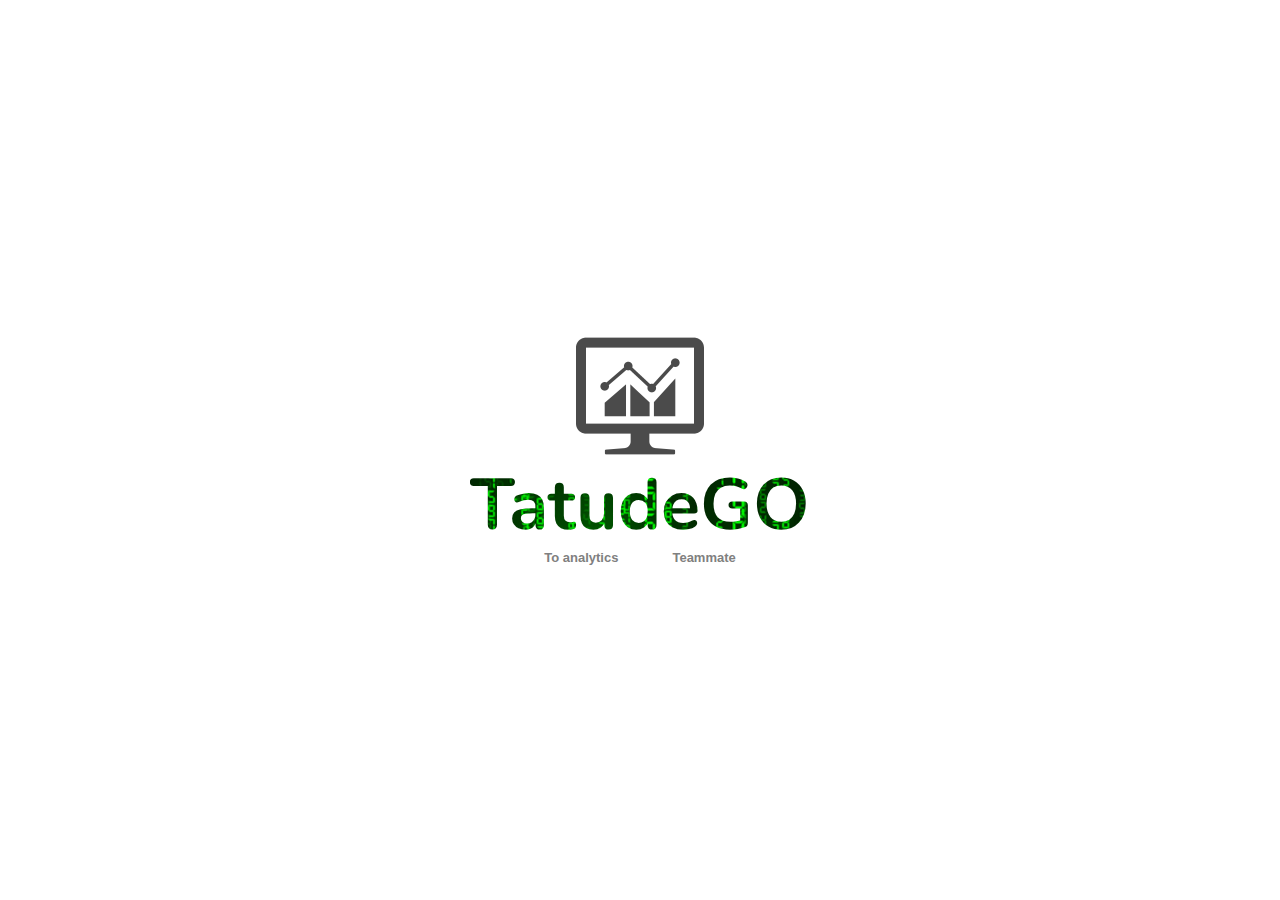
<file: index.html>
<!doctype html>
<html lang="{{ str_replace('_', '-', app()->getLocale()) }}">

<head>
    <meta charset="utf-8">
    <meta name="viewport" content="width=device-width, initial-scale=1">
    <!--<meta http-equiv="refresh" content="1000; URL=http://localhost/Adtech/top.html">-->
    <title>TatugeGO</title>

    <!-- Fonts -->
    <link href="https://fonts.googleapis.com/css?family=Nunito:200,600" rel="stylesheet">


</head>



<body>
    <div id="container">
        <div class="flex-center position-ref full-height">

            <div class="content">
                <div class="img">
                    <img  src="./img/img.png" width="128" height="128" alt="イラスト1  ">
                </div>


                <span id="text">TatudeGO</span>

                <!--
                <div class="title m-b-md">
                    TatudeGO
                </div>
                -->

                <div class="links">
                    <a href="http://localhost/Adtech/top.html">To analytics</a>
                    <a href="http://localhost/Adtech/teammate.html">Teammate</a>
                </div>
            </div>
        </div>
    </div>

</body>

</html>


<!-- Styles -->
<style>
    html,
    body {
        background-color: #fff;
        color: #636b6f;
        font-family: 'Nunito', sans-serif;
        font-weight: 200;
        height: 100vh;
        margin: 0;
    }

    .full-height {
        height: 100vh;
    }

    .flex-center {
        align-items: center;
        display: flex;
        justify-content: center;
    }

    .position-ref {
        position: relative;
    }

    .top-right {
        position: absolute;
        right: 10px;
        top: 18px;
    }

    .content {
        text-align: center;
    }

    .title {
        font-size: 84px;
    }

    .links>a {
        font-family: Meiryo, sans-serif;
        _color: #636b6f;
        color : gray;
        padding: 0 25px;
        font-size: 13px;
        font-weight: 600;
        _letter-spacing: .1rem;
        text-decoration: none;
        _text-transform: uppercase;
    }

    .m-b-md {
        margin-bottom: 30px;
    }


#text{
   _font-family: Meiryo, sans-serif;
   line-height: 1.1;
   font-size: 4.5em;
   font-weight: bold;
   color: rgba(0,0,0,0); /*テキストは透過させる*/
   background-image: url(./img/4.png); /*背景の画像*/
   -webkit-background-clip: text;  /*背景をテキストでマスクする*/
}

</style>
</file>
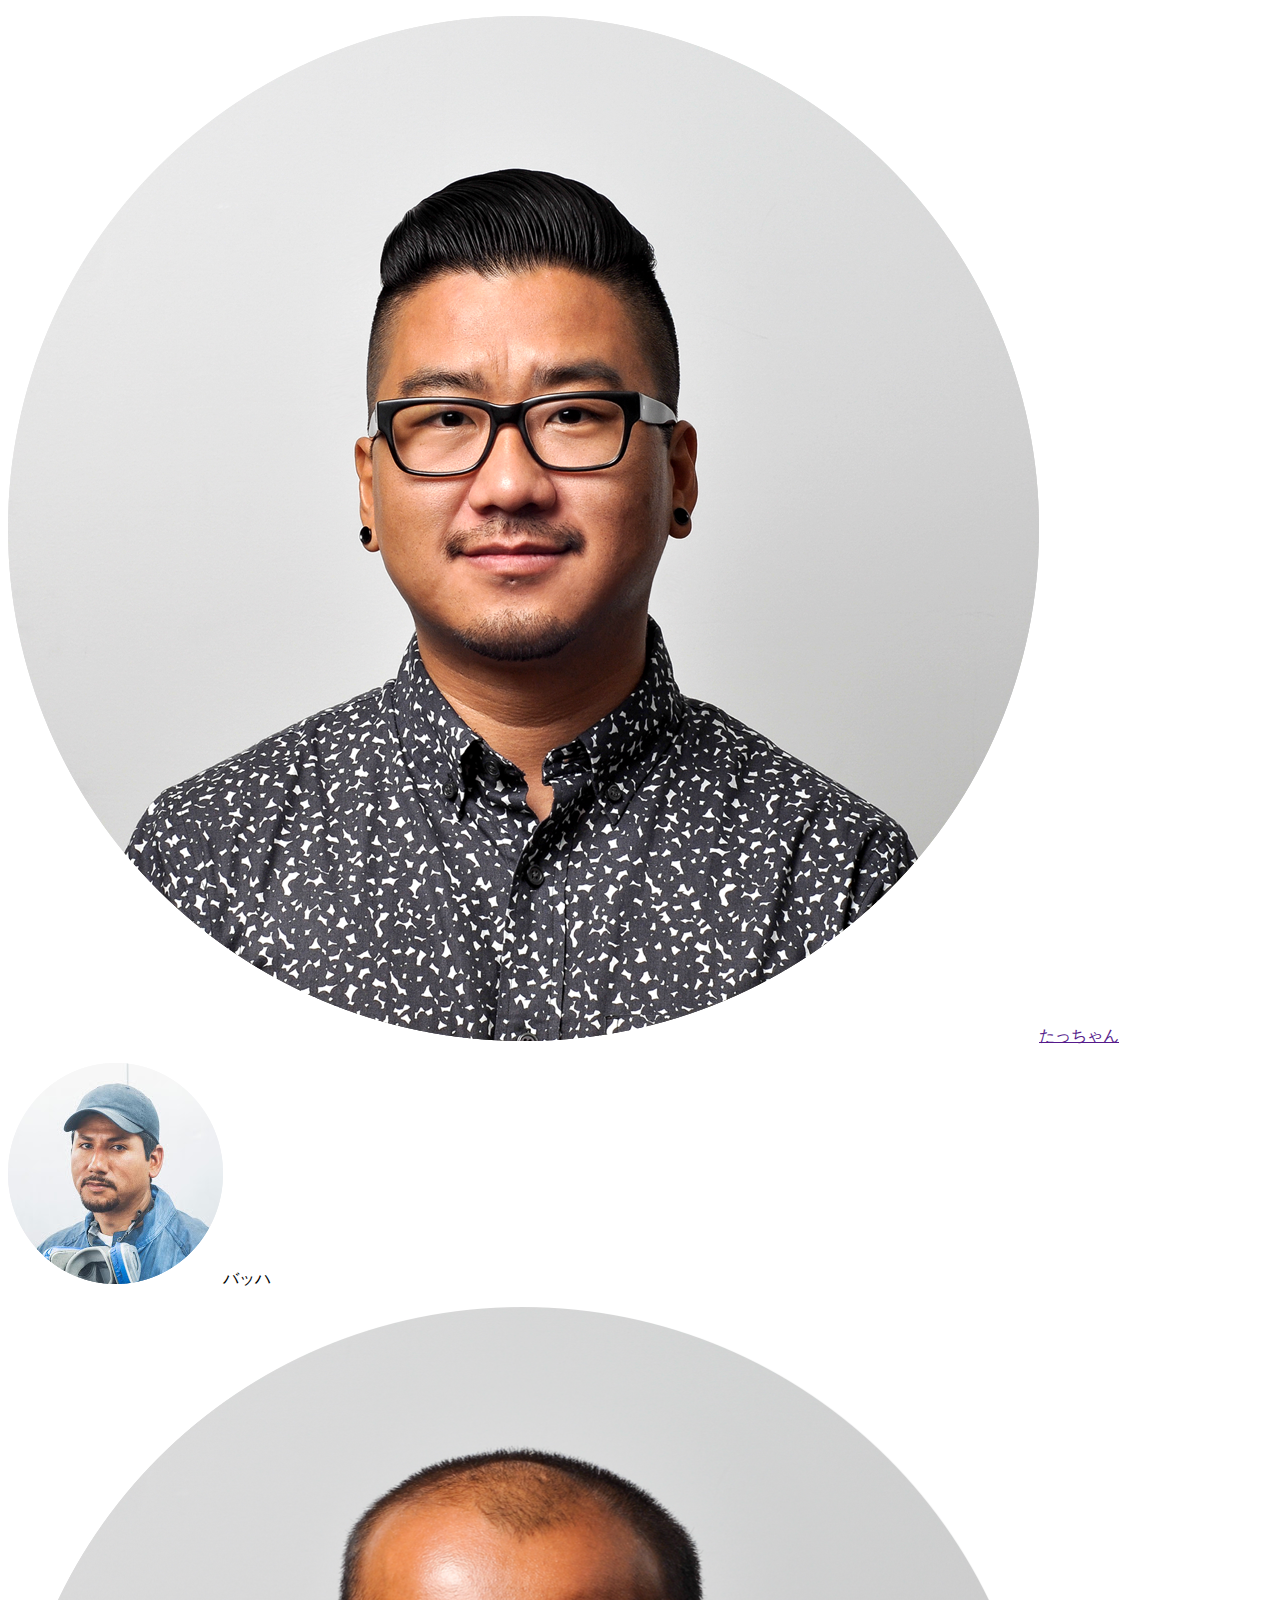
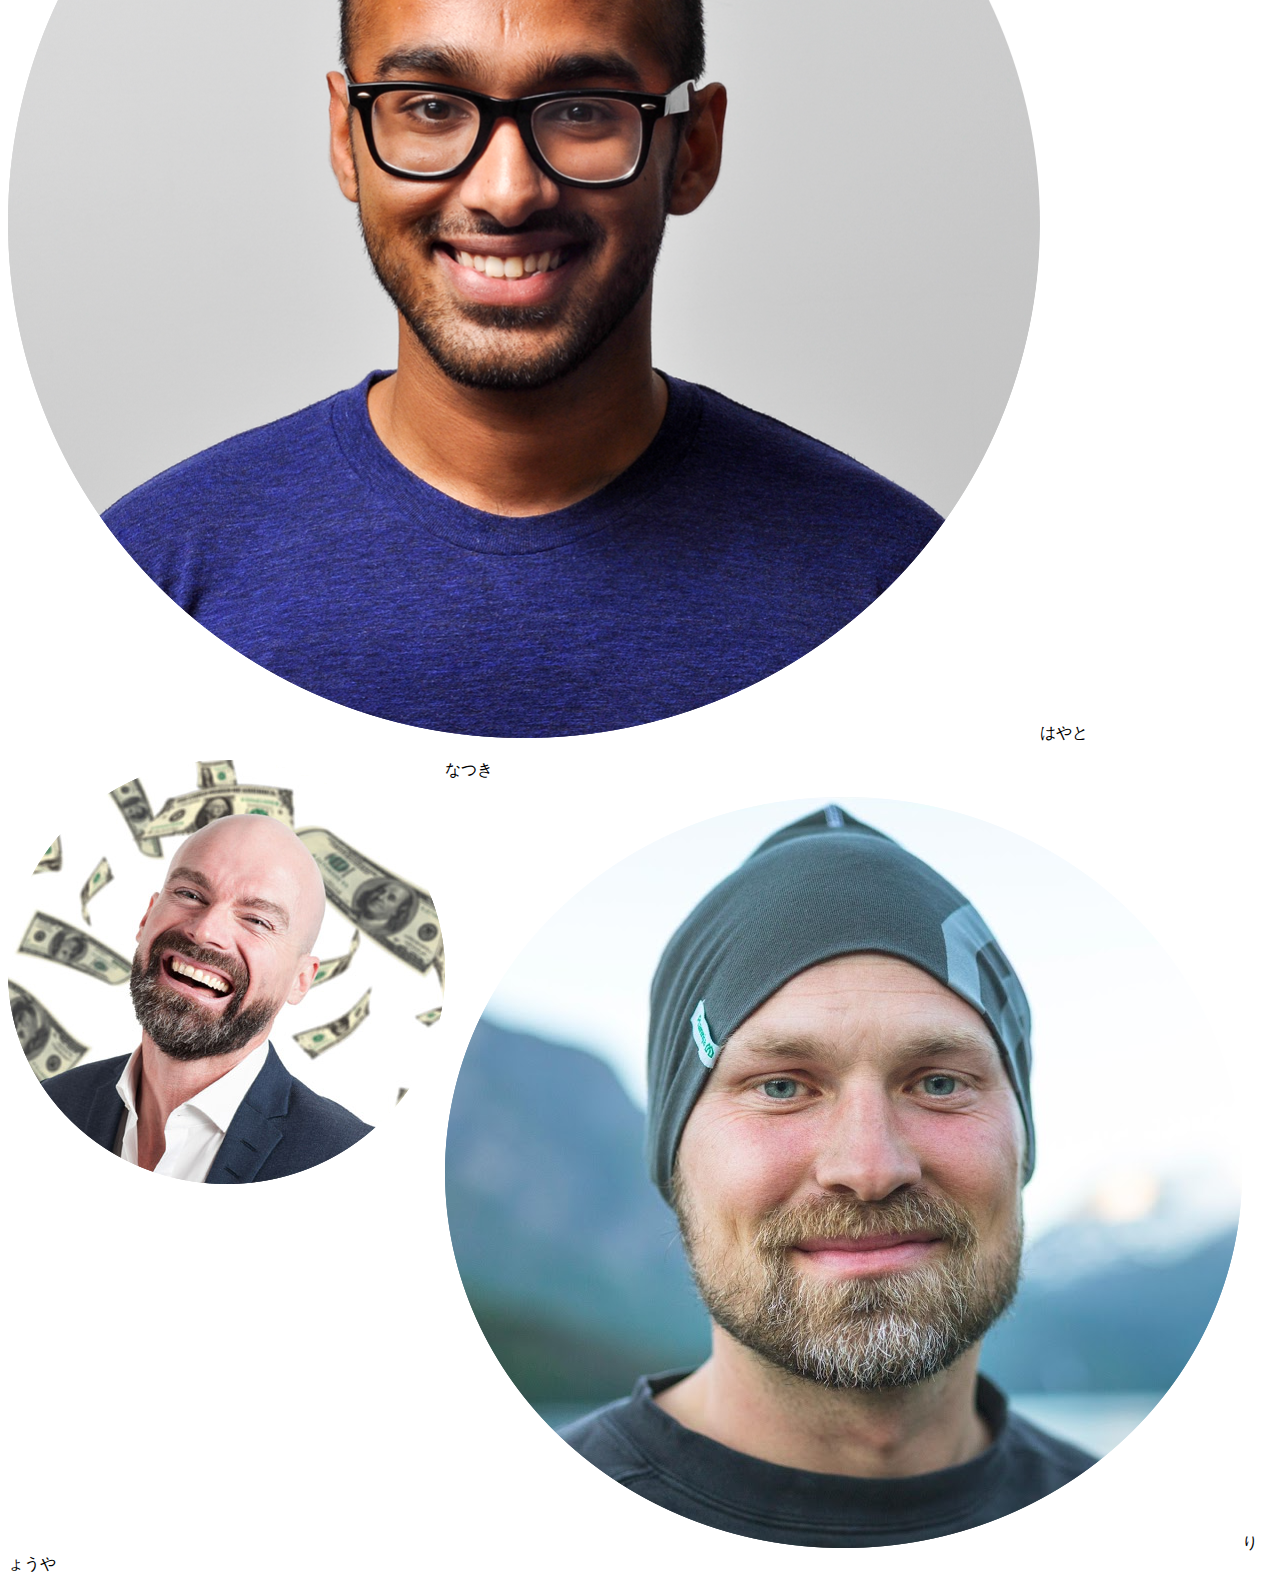
<file: s.html>
<!DOCTYPE html>
<html>
  <head>
    <meta charset="UTF-8">
    <body>

      <div class="img">
          <p><a href=""><img src="./img/tikubi.png" alt="バッハ">たっちゃん</p></a>
          <p><img src="./img/oic.png" alt="バッハ">バッハ</p>
          <p><img src="./img/spy.png" alt="バッハ">はやと</p>
          <p><img src="./img/sum.png" alt="バッハ" style = "float:left" >なつき</p>
          <p><img src="./img/s.png" alt="バッハ">りょうや</p>
      </div>

    </body>
  </head>
</html>
</file>
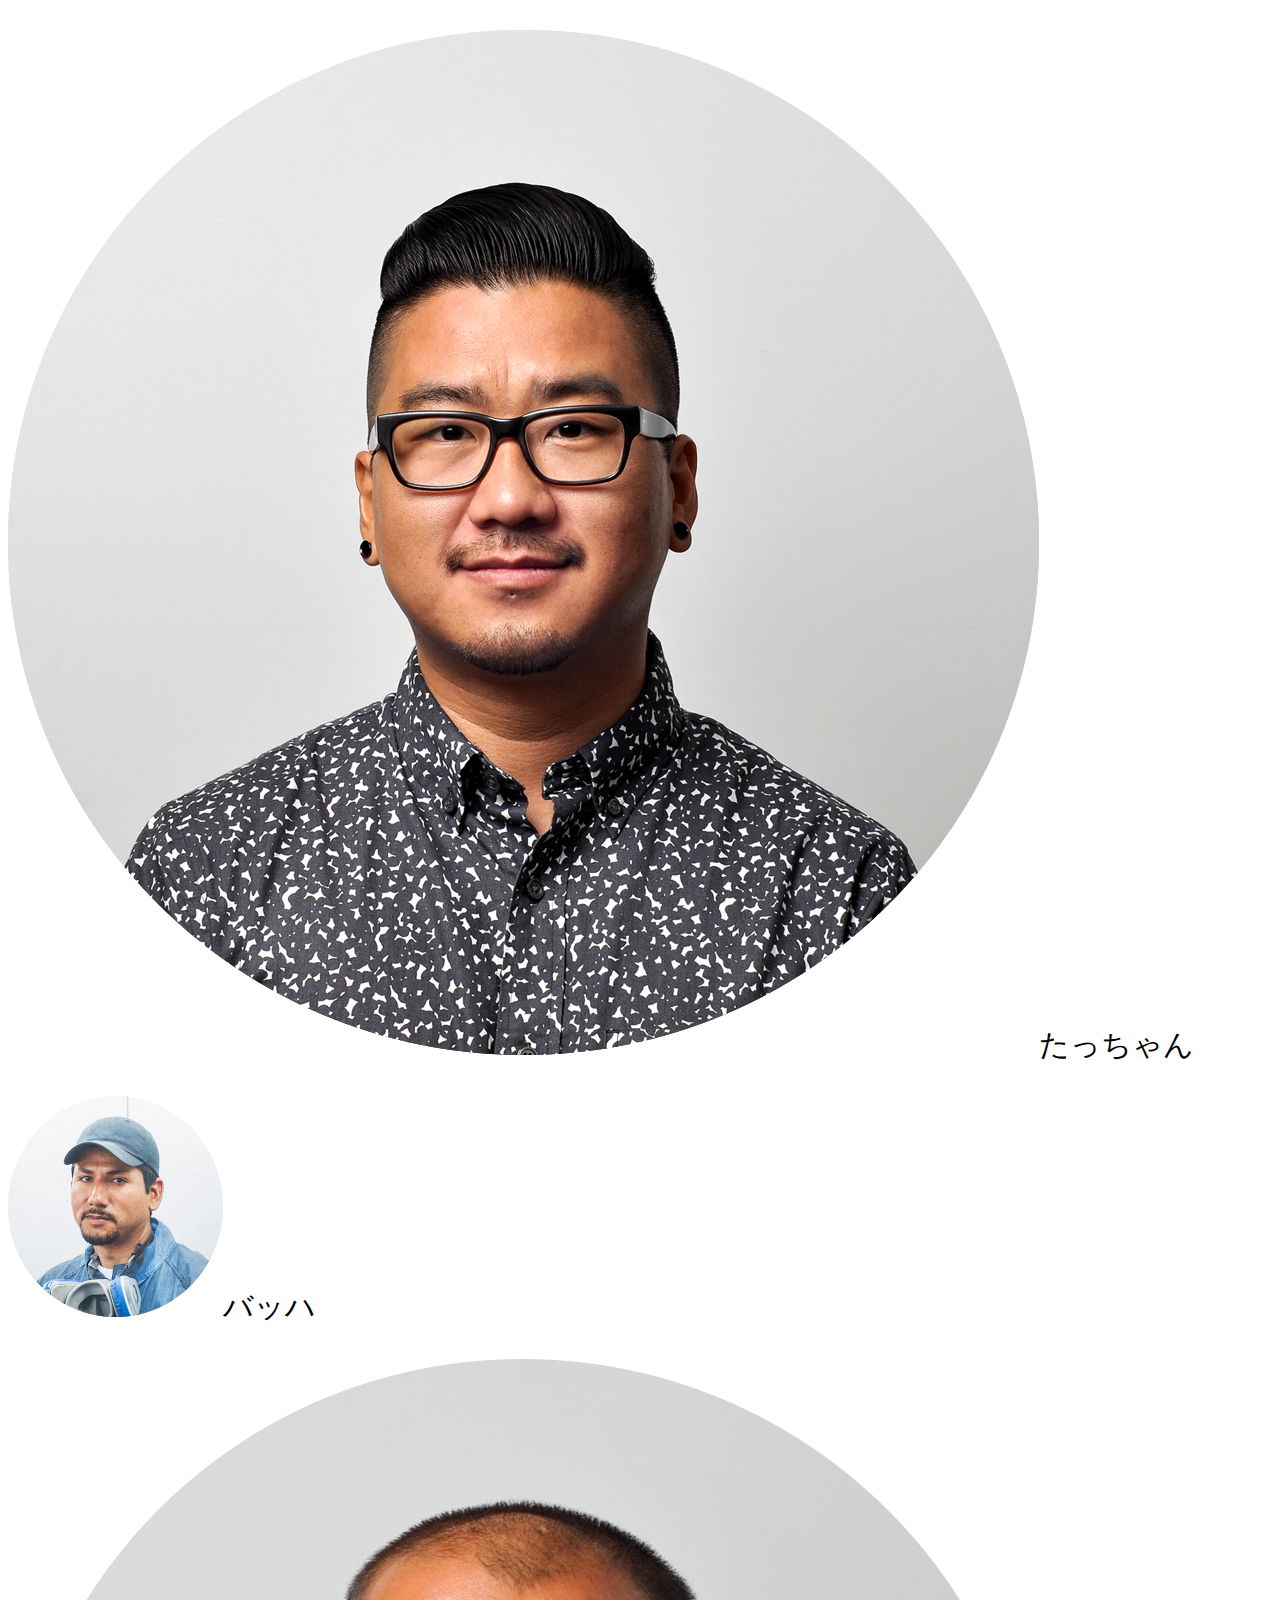
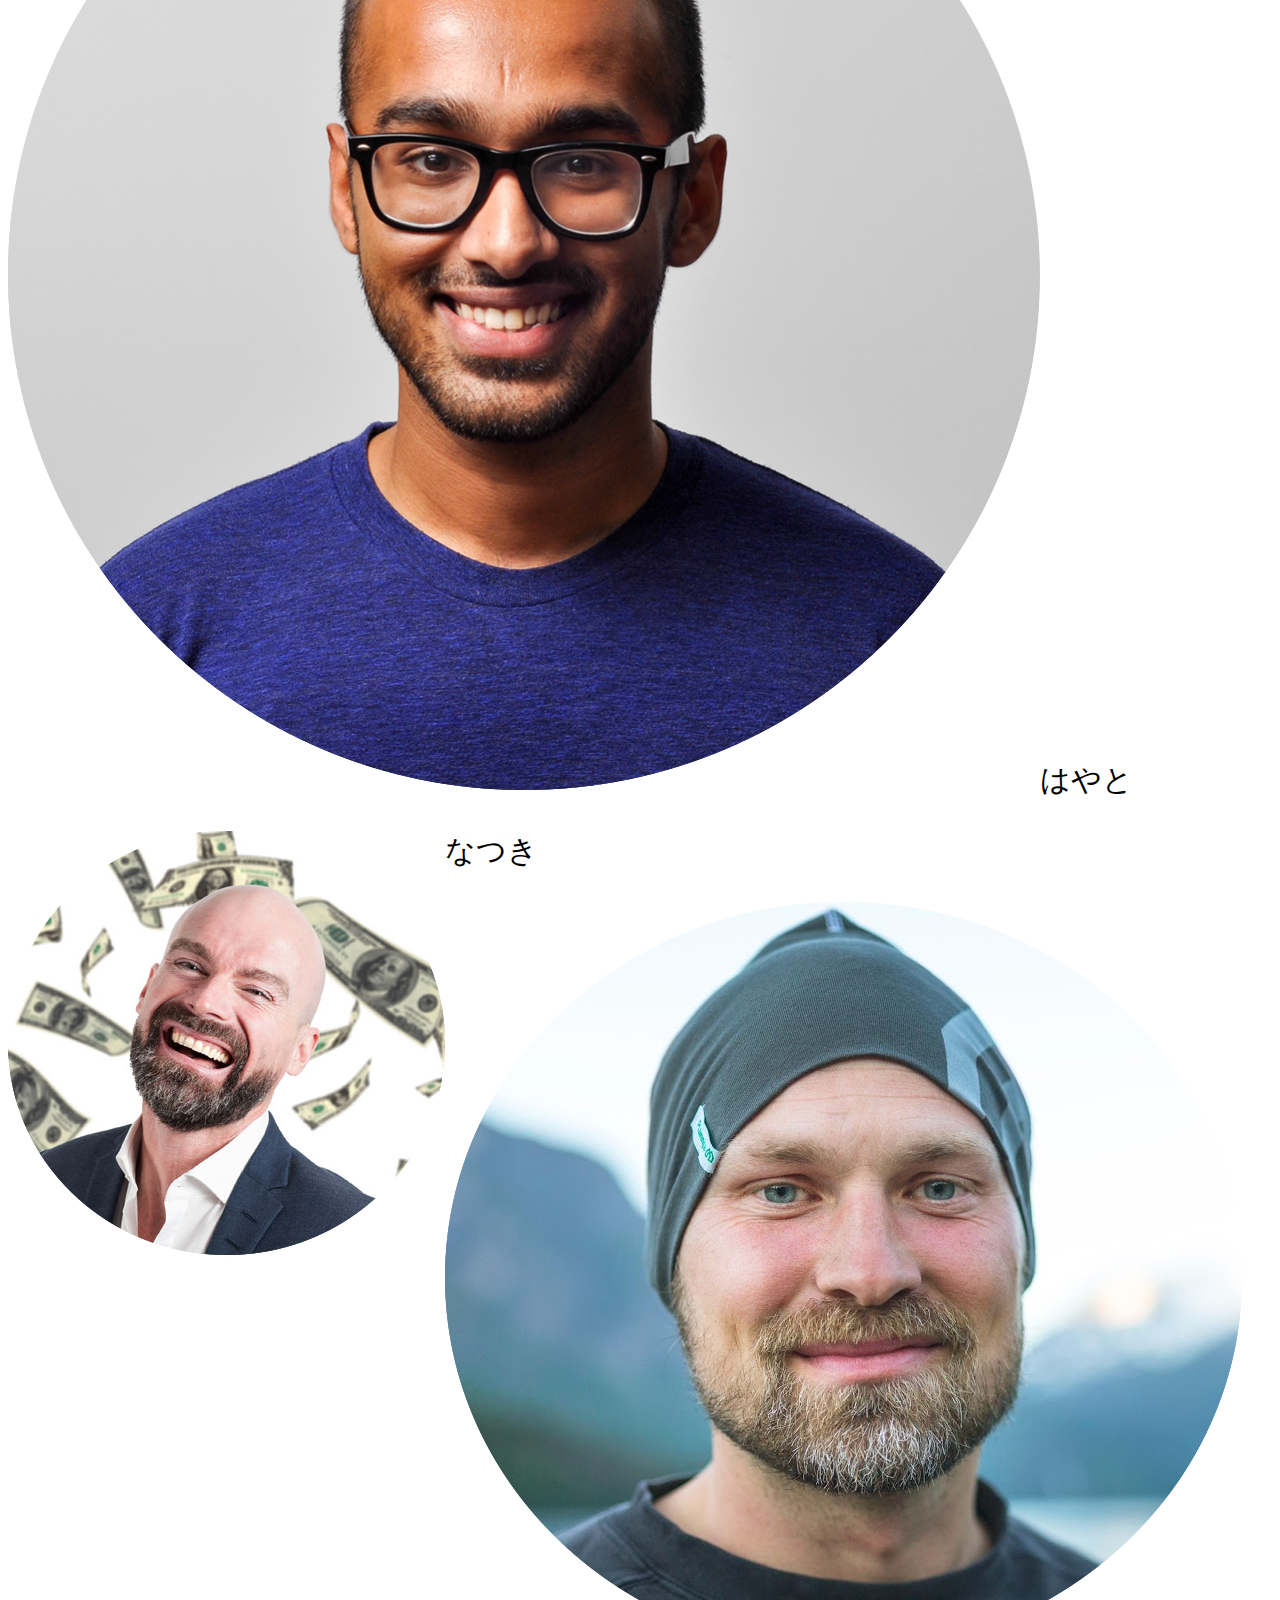
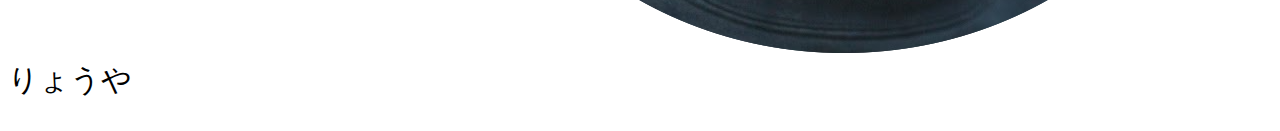
<file: teammate.html>
<!DOCTYPE html>
<html>
  <head>
    <meta charset="UTF-8">
    <body>

      <div class="img">
          <p><a href="./tikubi.html"><img src="./img/tikubi.png" alt="バッハ"></a>たっちゃん</p>
          <p><a href="./oic.html"><img src="./img/oic.png" alt="バッハ"></a>バッハ</p>
          <p><a href="./spy.html"><img src="./img/spy.png" alt="バッハ"></a>はやと</p>
          <p><a href="./sum.html"><img src="./img/sum.png" alt="バッハ" style = "float:left" ></a>なつき</p>
          <p><a href="./s.html"><img src="./img/s.png" alt="バッハ"></a>りょうや</p>
      </div>
      <style>

        p {
          font-size: 30px;
        }



      </style>


    </body>
  </head>
</html>
</file>
